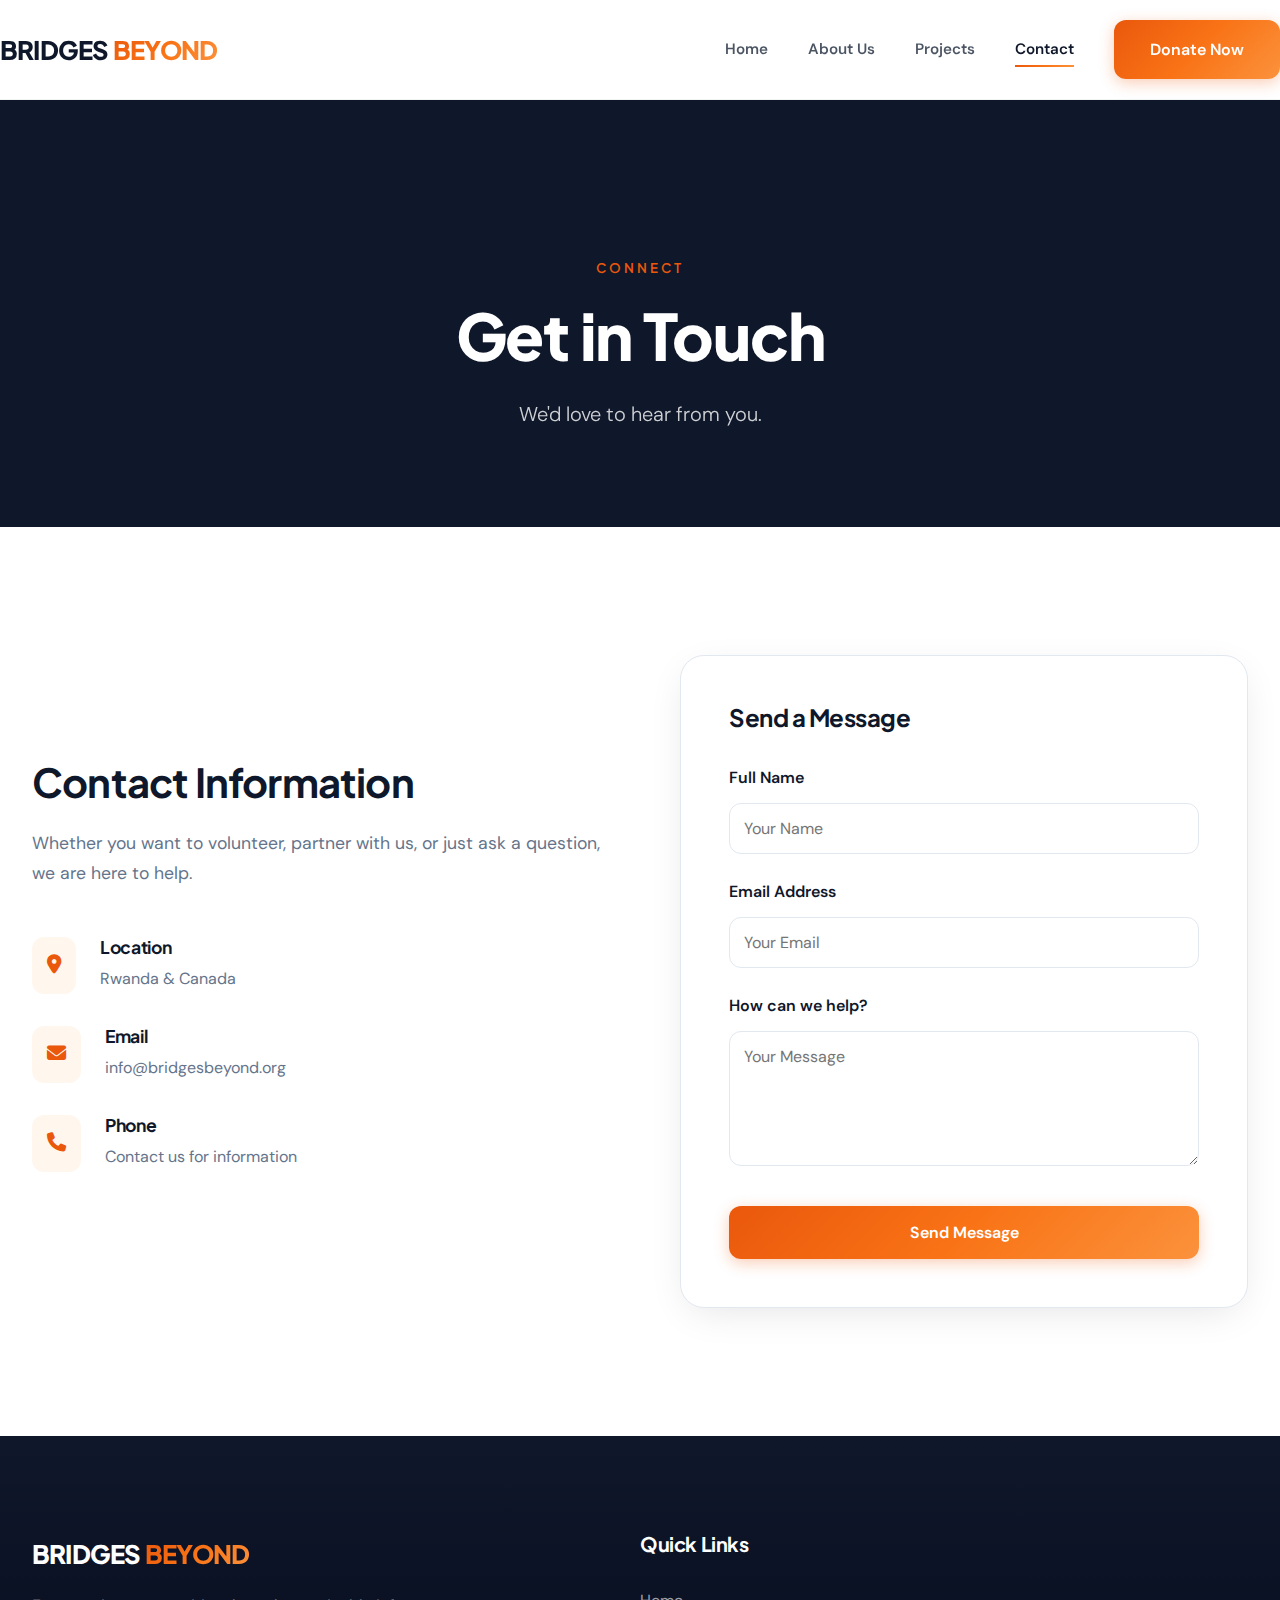
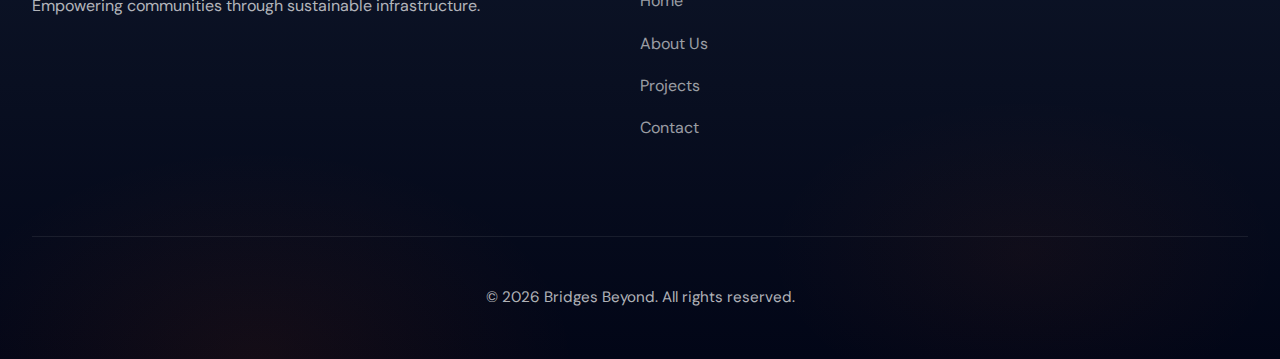
<file: contact.html>
<!DOCTYPE html>
<html lang="en">
<head>
    <meta charset="UTF-8">
    <meta name="viewport" content="width=device-width, initial-scale=1.0">
    <title>Contact Us | Bridges Beyond</title>
    
    <!-- Fonts -->
    <link rel="preconnect" href="https://fonts.googleapis.com">
    <link rel="preconnect" href="https://fonts.gstatic.com" crossorigin>
    <link href="https://fonts.googleapis.com/css2?family=DM+Sans:ital,wght@0,300;0,400;0,500;0,600;0,700&family=Plus+Jakarta+Sans:ital,wght@0,400;0,500;0,600;0,700;0,800;1,400&display=swap" rel="stylesheet">
    
    <!-- Icons -->
    <link rel="stylesheet" href="https://cdnjs.cloudflare.com/ajax/libs/font-awesome/6.4.0/css/all.min.css">
    
    <!-- Styles -->
    <link rel="stylesheet" href="style.css">
    <style>
        .page-header {
            background-color: var(--primary-color);
            color: white;
            padding: 6rem 0 3rem;
            text-align: center;
        }
    </style>
</head>
<body>

    <!-- Navigation -->
    <header class="header">
        <div class="container navbar">
            <a href="index.html" class="logo">BRIDGES <span>BEYOND</span></a>
            <button class="mobile-menu-btn"><i class="fas fa-bars"></i></button>
            <nav class="nav-links">
                <a href="index.html" class="nav-link">Home</a>
                <a href="about.html" class="nav-link">About Us</a>
                <a href="projects.html" class="nav-link">Projects</a>
                <a href="contact.html" class="nav-link active">Contact</a>
                <a href="donate.html" class="btn btn-primary">Donate Now</a>
            </nav>
        </div>
    </header>

    <!-- Page Header -->
    <section class="page-header" style="background: var(--primary-color); color: white; padding: 10rem 0 6rem; text-align: center;">
        <div class="container animate-on-scroll">
            <h5 class="text-accent" style="text-transform: uppercase; letter-spacing: 3px; margin-bottom: 1.5rem; font-weight: 600;">Connect</h5>
            <h1 style="font-size: clamp(2.5rem, 6vw, 4rem); margin-bottom: 1.5rem; color: white;">Get in Touch</h1>
            <p style="font-size: 1.25rem; opacity: 0.8; max-width: 700px; margin: 0 auto; font-weight: 300;">We'd love to hear from you.</p>
        </div>
    </section>

    <!-- Contact Form Section -->
    <section class="section">
        <div class="container">
            <div class="grid-split animate-on-scroll">
                
                <!-- Contact Info -->
                <div class="contact-info">
                    <h2 style="font-size: clamp(1.8rem, 4vw, 2.5rem); margin-bottom: 1.5rem;">Contact Information</h2>
                    <p class="text-light" style="margin-bottom: 3rem; font-size: 1.1rem;">
                        Whether you want to volunteer, partner with us, or just ask a question, we are here to help.
                    </p>

                    <div style="display: flex; gap: 1.5rem; margin-bottom: 2rem; align-items: flex-start;">
                        <div style="background: var(--accent-light); padding: 15px; border-radius: 12px;">
                            <i class="fas fa-map-marker-alt text-accent" style="font-size: 1.2rem;"></i>
                        </div>
                        <div>
                            <h5 style="margin-bottom: 0.5rem; font-size: 1.1rem; font-weight: 700;">Location</h5>
                            <p class="text-light">Rwanda & Canada</p>
                        </div>
                    </div>

                    <div style="display: flex; gap: 1.5rem; margin-bottom: 2rem; align-items: flex-start;">
                        <div style="background: var(--accent-light); padding: 15px; border-radius: 12px;">
                            <i class="fas fa-envelope text-accent" style="font-size: 1.2rem;"></i>
                        </div>
                        <div>
                            <h5 style="margin-bottom: 0.5rem; font-size: 1.1rem; font-weight: 700;">Email</h5>
                            <p class="text-light">info@bridgesbeyond.org</p>
                        </div>
                    </div>

                    <div style="display: flex; gap: 1.5rem; margin-bottom: 2rem; align-items: flex-start;">
                        <div style="background: var(--accent-light); padding: 15px; border-radius: 12px;">
                            <i class="fas fa-phone text-accent" style="font-size: 1.2rem;"></i>
                        </div>
                        <div>
                            <h5 style="margin-bottom: 0.5rem; font-size: 1.1rem; font-weight: 700;">Phone</h5>
                            <p class="text-light">Contact us for information</p>
                        </div>
                    </div>

                </div>

                <!-- Form -->
                <div class="contact-form-wrapper">
                    <div style="background: white; padding: 3rem; border-radius: var(--radius-lg); box-shadow: var(--shadow-premium); border: 1px solid var(--border-color);">
                        <h3 style="margin-bottom: 2rem; font-size: 1.5rem;">Send a Message</h3>
                        <form>
                            <div style="margin-bottom: 1.5rem;">
                                <label style="display: block; margin-bottom: 0.75rem; font-weight: 600; color: var(--primary-color);">Full Name</label>
                                <input type="text" style="width: 100%; padding: 14px; border: 1px solid var(--border-color); border-radius: var(--radius-md); font-family: inherit; font-size: 1rem;" placeholder="Your Name">
                            </div>
                            <div style="margin-bottom: 1.5rem;">
                                <label style="display: block; margin-bottom: 0.75rem; font-weight: 600; color: var(--primary-color);">Email Address</label>
                                <input type="email" style="width: 100%; padding: 14px; border: 1px solid var(--border-color); border-radius: var(--radius-md); font-family: inherit; font-size: 1rem;" placeholder="Your Email">
                            </div>
                            <div style="margin-bottom: 2rem;">
                                <label style="display: block; margin-bottom: 0.75rem; font-weight: 600; color: var(--primary-color);">How can we help?</label>
                                <textarea rows="5" style="width: 100%; padding: 14px; border: 1px solid var(--border-color); border-radius: var(--radius-md); font-family: inherit; font-size: 1rem;" placeholder="Your Message"></textarea>
                            </div>
                            <button type="button" class="btn btn-primary" style="width: 100%;" onclick="alert('Message Sent!')">Send Message</button>
                        </form>
                    </div>
                </div>

            </div>
        </div>
    </section>

            </div>
        </div>
    </section>

    <!-- Footer -->
    <footer class="footer">
        <div class="container">
            <div class="footer-content">
                <div class="footer-col">
                    <a href="#" class="logo" style="color: white; margin-bottom: 1rem; display: block;">BRIDGES <span>BEYOND</span></a>
                    <p>Empowering communities through sustainable infrastructure.</p>
                </div>
                <!-- ... Links ... -->
                 <div class="footer-col">
                    <h4>Quick Links</h4>
                    <ul class="footer-links">
                        <li><a href="index.html">Home</a></li>
                        <li><a href="about.html">About Us</a></li>
                        <li><a href="projects.html">Projects</a></li>
                        <li><a href="contact.html">Contact</a></li>
                    </ul>
                </div>
            </div>
            <div class="footer-bottom">
                <p>&copy; 2026 Bridges Beyond. All rights reserved.</p>
            </div>
        </div>
    </footer>

    <script src="script.js"></script>
</body>
</html>
</file>
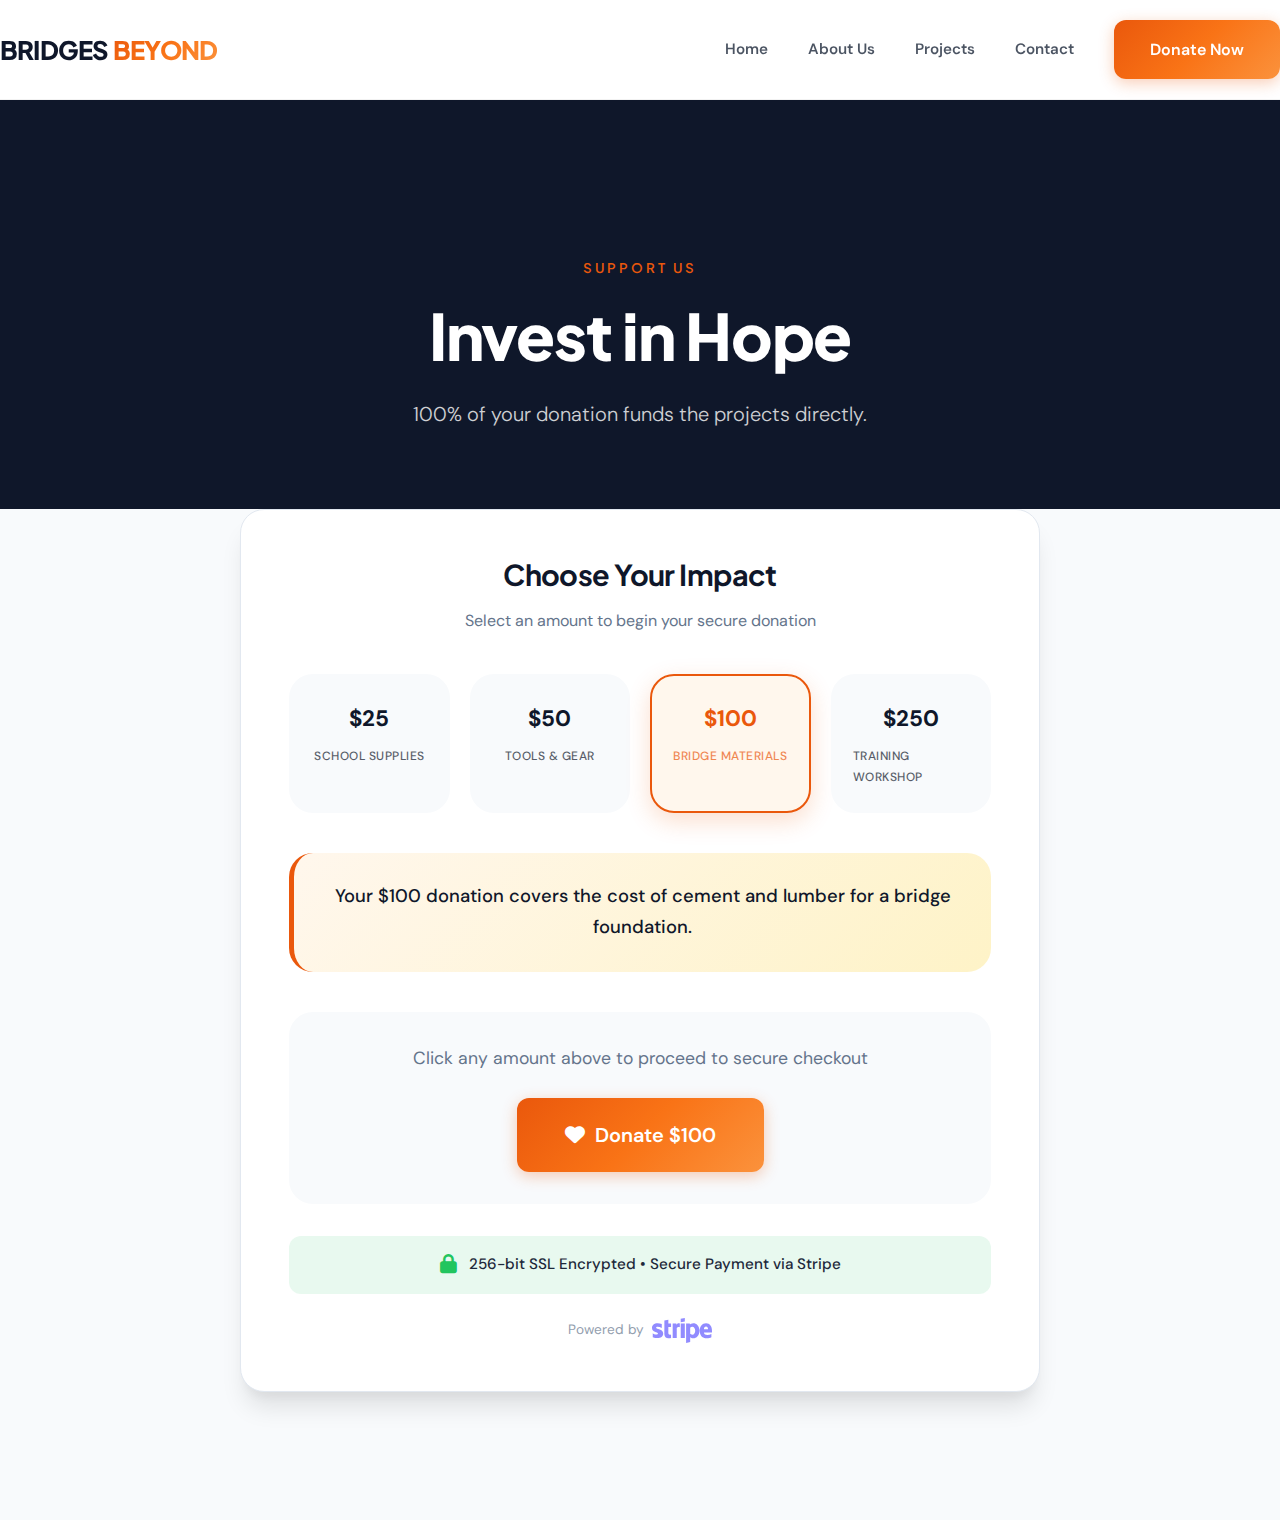
<file: donate.html>
<!DOCTYPE html>
<html lang="en">
<head>
    <meta charset="UTF-8">
    <meta name="viewport" content="width=device-width, initial-scale=1.0">
    <title>Donate | Bridges Beyond</title>
    
    <!-- Fonts -->
    <link rel="preconnect" href="https://fonts.googleapis.com">
    <link rel="preconnect" href="https://fonts.gstatic.com" crossorigin>
    <link href="https://fonts.googleapis.com/css2?family=DM+Sans:ital,wght@0,300;0,400;0,500;0,600;0,700&family=Plus+Jakarta+Sans:ital,wght@0,400;0,500;0,600;0,700;0,800;1,400&display=swap" rel="stylesheet">
    
    <!-- Icons -->
    <link rel="stylesheet" href="https://cdnjs.cloudflare.com/ajax/libs/font-awesome/6.4.0/css/all.min.css">
    
    <!-- Styles -->
    <link rel="stylesheet" href="style.css">
    <style>
        .page-header {
            background-color: var(--primary-color);
            color: white;
            padding: 6rem 0 3rem;
            text-align: center;
        }
        
        .donation-container {
            max-width: 800px;
            margin: -50px auto 0;
            background: white;
            border-radius: var(--radius-lg);
            box-shadow: var(--shadow-lg);
            padding: 3rem;
            position: relative;
            z-index: 10;
        }

        .amount-grid {
            display: grid;
            grid-template-columns: repeat(auto-fit, minmax(140px, 1fr));
            gap: 20px;
            margin-bottom: 2.5rem;
        }

        .amount-btn {
            background: var(--bg-light);
            border: 2px solid transparent;
            padding: 24px 20px;
            border-radius: var(--radius-lg);
            font-size: 1.4rem;
            font-weight: 700;
            cursor: pointer;
            transition: all 0.3s ease;
            color: var(--primary-color);
            font-family: var(--font-main);
            display: flex;
            flex-direction: column;
            align-items: center;
            gap: 8px;
            text-decoration: none;
        }

        .amount-btn:hover {
            background: var(--accent-light);
            border-color: var(--accent-color);
            transform: translateY(-4px);
            box-shadow: 0 10px 30px rgba(234, 88, 12, 0.15);
        }

        .amount-btn.selected {
            background: var(--accent-light);
            border-color: var(--accent-color);
            color: var(--accent-color);
            box-shadow: 0 8px 25px rgba(234, 88, 12, 0.2);
        }

        .amount-btn small {
            font-size: 0.75rem;
            font-weight: 500;
            opacity: 0.7;
            text-transform: uppercase;
            letter-spacing: 0.5px;
        }

        .impact-box {
            background: linear-gradient(135deg, var(--accent-light) 0%, #fef3c7 100%);
            padding: 28px;
            border-radius: var(--radius-lg);
            border-left: 5px solid var(--accent-color);
            margin-bottom: 2.5rem;
            text-align: center;
        }

        .impact-box p {
            font-size: 1.15rem;
            color: var(--primary-color);
            font-weight: 500;
            margin: 0;
        }

        .donate-cta {
            text-align: center;
            padding: 2rem;
            background: var(--bg-light);
            border-radius: var(--radius-lg);
            margin-top: 2rem;
        }

        .donate-cta p {
            margin-bottom: 1.5rem;
            color: var(--text-light);
            font-size: 1.1rem;
        }

        .security-badge {
            display: flex;
            align-items: center;
            justify-content: center;
            gap: 12px;
            margin-top: 2rem;
            padding: 1rem;
            background: rgba(34, 197, 94, 0.1);
            border-radius: var(--radius-md);
        }

        .security-badge i {
            color: #22c55e;
            font-size: 1.2rem;
        }

        .security-badge span {
            font-size: 0.95rem;
            color: var(--text-dark);
            font-weight: 500;
        }

        .stripe-badge {
            display: flex;
            align-items: center;
            justify-content: center;
            gap: 8px;
            margin-top: 1.5rem;
            opacity: 0.7;
        }

        .stripe-badge img {
            height: 24px;
        }

        .stripe-badge span {
            font-size: 0.85rem;
            color: var(--text-light);
        }
    </style>
</head>
<body>

    <!-- Navigation -->
    <header class="header">
        <div class="container navbar">
            <a href="index.html" class="logo">BRIDGES <span>BEYOND</span></a>
            <button class="mobile-menu-btn"><i class="fas fa-bars"></i></button>
            <nav class="nav-links">
                <a href="index.html" class="nav-link">Home</a>
                <a href="about.html" class="nav-link">About Us</a>
                <a href="projects.html" class="nav-link">Projects</a>
                <a href="contact.html" class="nav-link">Contact</a>
                <a href="donate.html" class="btn btn-primary">Donate Now</a>
            </nav>
        </div>
    </header>

    <!-- Page Header -->
    <section class="page-header" style="background: var(--primary-color); color: white; padding: 10rem 0 8rem; text-align: center;">
        <div class="container animate-on-scroll">
            <h5 class="text-accent" style="text-transform: uppercase; letter-spacing: 3px; margin-bottom: 1.5rem; font-weight: 600;">Support Us</h5>
            <h1 style="font-size: clamp(2.5rem, 6vw, 4rem); margin-bottom: 1.5rem; color: white;">Invest in Hope</h1>
            <p style="font-size: 1.25rem; opacity: 0.8; max-width: 700px; margin: 0 auto; font-weight: 300;">100% of your donation funds the projects directly.</p>
        </div>
    </section>

    <!-- Donation Section -->
    <section class="section" style="padding-top: 0; background-color: var(--bg-light); padding-bottom: 8rem;">
        <div class="container">
            <div class="donation-container animate-on-scroll">
                
                <h3 class="text-center" style="margin-bottom: 1rem; font-size: 1.8rem;">Choose Your Impact</h3>
                <p class="text-center text-light" style="margin-bottom: 2.5rem;">Select an amount to begin your secure donation</p>
                
                <div class="amount-grid">
                    <a href="https://buy.stripe.com/test_aFa9AS4UM0Cm3nr3lAdIA00" class="amount-btn" data-amount="25" data-impact="Your $25 donation provides school supplies for one student for a full year.">
                        $25
                        <small>School Supplies</small>
                    </a>
                    <a href="https://buy.stripe.com/test_3cI7sKevm70Kgad3lAdIA01" class="amount-btn" data-amount="50" data-impact="Your $50 donation buys essential tools and safety gear for our builders.">
                        $50
                        <small>Tools & Gear</small>
                    </a>
                    <a href="https://buy.stripe.com/test_3cI8wO9b2gBk2jn7BQdIA02" class="amount-btn selected" data-amount="100" data-impact="Your $100 donation covers the cost of cement and lumber for a bridge foundation.">
                        $100
                        <small>Bridge Materials</small>
                    </a>
                    <a href="https://buy.stripe.com/test_dRmeVcbjaetc4rv6xMdIA03" class="amount-btn" data-amount="250" data-impact="Your $250 donation sponsors a training workshop for local engineers.">
                        $250
                        <small>Training Workshop</small>
                    </a>
                </div>

                <div class="impact-box">
                    <p id="impact-desc">Your $100 donation covers the cost of cement and lumber for a bridge foundation.</p>
                </div>

                <div class="donate-cta">
                    <p>Click any amount above to proceed to secure checkout</p>
                    <a href="https://buy.stripe.com/test_3cI8wO9b2gBk2jn7BQdIA02" id="main-donate-btn" class="btn btn-primary" style="font-size: 1.25rem; padding: 20px 48px;">
                        <i class="fas fa-heart" style="margin-right: 10px;"></i> Donate $100
                    </a>
                </div>

                <div class="security-badge">
                    <i class="fas fa-lock"></i>
                    <span>256-bit SSL Encrypted • Secure Payment via Stripe</span>
                </div>

                <div class="stripe-badge">
                    <span>Powered by</span>
                    <svg width="60" height="25" viewBox="0 0 60 25" fill="none" xmlns="http://www.w3.org/2000/svg">
                        <path fill-rule="evenodd" clip-rule="evenodd" d="M60 12.8C60 8.56 57.96 5.2 54.04 5.2C50.1 5.2 47.72 8.56 47.72 12.76C47.72 17.68 50.56 20.36 54.68 20.36C56.7 20.36 58.22 19.88 59.38 19.2V15.92C58.22 16.52 56.88 16.88 55.22 16.88C53.58 16.88 52.12 16.32 51.94 14.4H59.96C59.96 14.16 60 13.28 60 12.8ZM51.88 11.36C51.88 9.52 52.98 8.6 54.02 8.6C55.04 8.6 56.08 9.52 56.08 11.36H51.88ZM41.32 5.2C39.66 5.2 38.58 5.96 37.98 6.48L37.78 5.44H34.1V24.88L38.18 24.04L38.2 19.24C38.82 19.68 39.72 20.36 41.3 20.36C44.52 20.36 47.44 17.88 47.44 12.6C47.42 7.76 44.46 5.2 41.32 5.2ZM40.36 16.72C39.26 16.72 38.6 16.32 38.2 15.84L38.18 9.72C38.62 9.2 39.3 8.8 40.36 8.8C42.04 8.8 43.22 10.56 43.22 12.76C43.22 15 42.06 16.72 40.36 16.72ZM28.72 4.24L32.82 3.38V0L28.72 0.84V4.24ZM28.72 5.44H32.82V20H28.72V5.44ZM24.54 6.64L24.3 5.44H20.68V20H24.76V10.04C25.7 8.84 27.3 9.08 27.82 9.28V5.44C27.28 5.22 25.48 4.86 24.54 6.64ZM16.36 1.68L12.38 2.5L12.36 16.28C12.36 18.56 14.06 20.36 16.36 20.36C17.62 20.36 18.54 20.14 19.06 19.88V16.44C18.56 16.64 16.34 17.3 16.34 15.02V9H19.06V5.44H16.34L16.36 1.68ZM4.14 9.72C4.14 9.08 4.68 8.8 5.58 8.8C6.86 8.8 8.48 9.2 9.76 9.92V6.08C8.36 5.52 6.98 5.28 5.58 5.28C2.24 5.28 0 7.04 0 9.92C0 14.36 5.96 13.64 5.96 15.56C5.96 16.32 5.28 16.6 4.32 16.6C2.92 16.6 1.14 16 0.76 15.18V19.16C2.3 19.8 3.86 20.08 5.42 20.08C8.84 20.08 11.2 18.38 11.2 15.46C11.18 10.64 4.14 11.5 4.14 9.72Z" fill="#635BFF"/>
                    </svg>
                </div>

            </div>
        </div>
    </section>

    <script src="script.js"></script>
    <script>
        // Handle amount selection
        const buttons = document.querySelectorAll('.amount-btn');
        const impactDesc = document.getElementById('impact-desc');
        const mainDonateBtn = document.getElementById('main-donate-btn');

        buttons.forEach(btn => {
            btn.addEventListener('click', (e) => {
                // Don't prevent default - we want the link to work
                buttons.forEach(b => b.classList.remove('selected'));
                btn.classList.add('selected');
            });

            btn.addEventListener('mouseenter', () => {
                const impact = btn.getAttribute('data-impact');
                const amount = btn.getAttribute('data-amount');
                const href = btn.getAttribute('href');
                
                if(impact) {
                    impactDesc.innerText = impact;
                }
                
                // Update the main donate button
                mainDonateBtn.innerHTML = `<i class="fas fa-heart" style="margin-right: 10px;"></i> Donate $${amount}`;
                mainDonateBtn.href = href;
            });
        });

        // Set initial state based on selected button
        const selectedBtn = document.querySelector('.amount-btn.selected');
        if (selectedBtn) {
            const amount = selectedBtn.getAttribute('data-amount');
            mainDonateBtn.innerHTML = `<i class="fas fa-heart" style="margin-right: 10px;"></i> Donate $${amount}`;
            mainDonateBtn.href = selectedBtn.getAttribute('href');
        }
    </script>
</body>
</html>
</file>
<file: style.css>
/* 
 * Bridges Beyond - Global Styles
 * Theme: Premium Non-Profit (Enhanced Edition)
 * Version: 2.0 - With distinctive aesthetics
 */

/* === Google Fonts Import === */
@import url('https://fonts.googleapis.com/css2?family=DM+Sans:ital,wght@0,300;0,400;0,500;0,600;0,700&family=Plus+Jakarta+Sans:ital,wght@0,400;0,500;0,600;0,700;0,800;1,400&display=swap');

:root {
    /* --- Colors --- */
    --primary-color: #0f172a; /* Deep slate navy */
    --primary-dark: #020617;
    --accent-color: #ea580c; /* Vibrant burnt orange */
    --accent-hover: #c2410c;
    --accent-light: #fff7ed;
    --accent-gradient: linear-gradient(135deg, #ea580c 0%, #f97316 50%, #fb923c 100%);
    --text-dark: #1e293b;
    --text-light: #64748b;
    --bg-light: #f8fafc;
    --bg-white: #ffffff;
    --border-color: #e2e8f0;
    
    /* --- New Accent Colors --- */
    --glow-color: rgba(234, 88, 12, 0.4);
    --glass-bg: rgba(255, 255, 255, 0.7);
    --glass-border: rgba(255, 255, 255, 0.3);
    
    /* --- Typography --- */
    --font-main: 'DM Sans', system-ui, -apple-system, sans-serif;
    --font-heading: 'Plus Jakarta Sans', system-ui, sans-serif;

    /* --- Spacing & Shadows --- */
    --section-padding: 8rem;
    --container-padding: 32px;
    --radius-sm: 8px;
    --radius-md: 12px;
    --radius-lg: 24px;
    --radius-xl: 32px;
    --shadow-sm: 0 1px 2px rgba(0,0,0,0.05);
    --shadow-md: 0 4px 6px -1px rgba(0,0,0,0.1), 0 2px 4px -1px rgba(0,0,0,0.06);
    --shadow-lg: 0 20px 25px -5px rgba(0,0,0,0.1), 0 10px 10px -5px rgba(0,0,0,0.04);
    --shadow-premium: 0 10px 40px -10px rgba(0,0,0,0.12);
    --shadow-glow: 0 0 40px var(--glow-color);
    --transition: 0.4s cubic-bezier(0.4, 0, 0.2, 1);
    --transition-bounce: 0.5s cubic-bezier(0.34, 1.56, 0.64, 1);
}

/* === Noise Texture Overlay === */
.noise-overlay::before {
    content: '';
    position: absolute;
    top: 0;
    left: 0;
    right: 0;
    bottom: 0;
    background-image: url("data:image/svg+xml,%3Csvg viewBox='0 0 400 400' xmlns='http://www.w3.org/2000/svg'%3E%3Cfilter id='noiseFilter'%3E%3CfeTurbulence type='fractalNoise' baseFrequency='0.8' numOctaves='4' stitchTiles='stitch'/%3E%3C/filter%3E%3Crect width='100%25' height='100%25' filter='url(%23noiseFilter)'/%3E%3C/svg%3E");
    opacity: 0.03;
    pointer-events: none;
    z-index: 1;
}

/* --- Reset & Base --- */
*, *::before, *::after {
    margin: 0;
    padding: 0;
    box-sizing: border-box;
}

html {
    scroll-behavior: smooth;
}

body {
    font-family: var(--font-main);
    color: var(--text-dark);
    line-height: 1.7;
    background-color: var(--bg-white);
    -webkit-font-smoothing: antialiased;
    -moz-osx-font-smoothing: grayscale;
    overflow-x: hidden;
}

h1, h2, h3, h4, h5, h6 {
    font-family: var(--font-heading);
    color: var(--primary-color);
    line-height: 1.15;
    font-weight: 700;
    letter-spacing: -0.02em;
}

h1 { font-weight: 800; }
h2 { font-weight: 700; }

a {
    text-decoration: none;
    transition: var(--transition);
}

ul {
    list-style: none;
}

img {
    max-width: 100%;
    display: block;
}

/* --- Utilities --- */
.container {
    max-width: 1280px;
    margin: 0 auto;
    padding: 0 var(--container-padding);
}

.section {
    padding: var(--section-padding) 0;
    position: relative;
}

.text-center { text-align: center; }
.text-primary { color: var(--primary-color); }
.text-accent { color: var(--accent-color); }
.text-light { color: var(--text-light); }

.bg-light { 
    background-color: var(--bg-light); 
    position: relative;
}

/* Decorative gradient mesh for bg-light sections */
.bg-light::before {
    content: '';
    position: absolute;
    top: 0;
    left: 0;
    right: 0;
    bottom: 0;
    background: 
        radial-gradient(ellipse 80% 50% at 20% 40%, rgba(234, 88, 12, 0.03) 0%, transparent 50%),
        radial-gradient(ellipse 60% 40% at 80% 60%, rgba(15, 23, 42, 0.02) 0%, transparent 50%);
    pointer-events: none;
}

.bg-primary { background-color: var(--primary-color); color: var(--bg-white); }

/* --- Buttons --- */
.btn {
    display: inline-flex;
    align-items: center;
    justify-content: center;
    padding: 16px 36px;
    border-radius: var(--radius-md);
    font-weight: 600;
    font-size: 1rem;
    font-family: var(--font-main);
    cursor: pointer;
    border: none;
    transition: var(--transition);
    box-shadow: var(--shadow-sm);
    white-space: nowrap;
    position: relative;
    overflow: hidden;
}

/* Button ripple effect */
.btn::after {
    content: '';
    position: absolute;
    top: 50%;
    left: 50%;
    width: 0;
    height: 0;
    background: rgba(255, 255, 255, 0.3);
    border-radius: 50%;
    transform: translate(-50%, -50%);
    transition: width 0.6s ease, height 0.6s ease;
}

.btn:active::after {
    width: 300px;
    height: 300px;
}

.btn-primary {
    background: var(--accent-gradient);
    color: var(--bg-white);
    box-shadow: 0 4px 15px rgba(234, 88, 12, 0.3);
}

.btn-primary:hover {
    transform: translateY(-3px);
    box-shadow: 0 12px 28px rgba(234, 88, 12, 0.4);
}

.btn-secondary {
    background: rgba(255, 255, 255, 0.1);
    backdrop-filter: blur(10px);
    -webkit-backdrop-filter: blur(10px);
    border: 1px solid rgba(255, 255, 255, 0.25);
    color: var(--bg-white);
}

.btn-secondary:hover {
    background: var(--bg-white);
    color: var(--primary-color);
    transform: translateY(-3px);
    box-shadow: var(--shadow-lg);
}

.btn-outline-dark {
    background: transparent;
    border: 2px solid var(--primary-color);
    color: var(--primary-color);
}

.btn-outline-dark:hover {
    background: var(--primary-color);
    color: var(--bg-white);
    transform: translateY(-2px);
}

/* --- Header & Nav --- */
.header {
    background: rgba(255, 255, 255, 0.85);
    backdrop-filter: blur(20px);
    -webkit-backdrop-filter: blur(20px);
    border-bottom: 1px solid rgba(0, 0, 0, 0.05);
    position: sticky;
    top: 0;
    z-index: 1000;
    transition: var(--transition);
}

.header.scrolled {
    background: rgba(255, 255, 255, 0.95);
    box-shadow: 0 4px 30px rgba(0, 0, 0, 0.05);
}

.navbar {
    display: flex;
    justify-content: space-between;
    align-items: center;
    padding: 1.25rem 0;
}

.logo {
    font-size: 1.6rem;
    font-family: var(--font-heading);
    font-weight: 800;
    color: var(--primary-color);
    letter-spacing: -0.03em;
}

.logo span {
    background: var(--accent-gradient);
    -webkit-background-clip: text;
    -webkit-text-fill-color: transparent;
    background-clip: text;
}

.nav-links {
    display: flex;
    gap: 40px;
    align-items: center;
}

.nav-link {
    font-weight: 600;
    color: var(--text-dark);
    font-size: 0.95rem;
    position: relative;
    opacity: 0.8;
}

.nav-link:hover {
    opacity: 1;
    color: var(--accent-color);
}

.nav-link::after {
    content: '';
    position: absolute;
    width: 0;
    height: 2px;
    bottom: -4px;
    left: 0;
    background: var(--accent-gradient);
    transition: width 0.3s ease;
}

.nav-link:hover::after,
.nav-link.active::after {
    width: 100%;
}

.nav-link.active {
    opacity: 1;
    color: var(--primary-color);
}

.mobile-menu-btn {
    display: none;
    font-size: 1.5rem;
    cursor: pointer;
    background: none;
    border: none;
    color: var(--primary-color);
    width: 48px;
    height: 48px;
    border-radius: var(--radius-md);
    transition: all 0.3s;
}

.mobile-menu-btn:hover {
    background: var(--bg-light);
}

/* --- Hero Section --- */
.hero {
    height: 95vh;
    min-height: 700px;
    background: 
        linear-gradient(135deg, rgba(15, 23, 42, 0.7) 0%, rgba(15, 23, 42, 0.85) 100%),
        url('https://images.unsplash.com/photo-1488521787991-ed7bbaae773c?ixlib=rb-1.2.1&auto=format&fit=crop&w=1920&q=80');
    background-size: cover;
    background-position: center;
    background-attachment: fixed;
    display: flex;
    align-items: center;
    justify-content: center;
    text-align: center;
    color: var(--bg-white);
    margin-top: -1px;
    position: relative;
    overflow: hidden;
}

/* Hero grain overlay */
.hero::before {
    content: '';
    position: absolute;
    top: 0;
    left: 0;
    right: 0;
    bottom: 0;
    background-image: url("data:image/svg+xml,%3Csvg viewBox='0 0 400 400' xmlns='http://www.w3.org/2000/svg'%3E%3Cfilter id='noiseFilter'%3E%3CfeTurbulence type='fractalNoise' baseFrequency='0.9' numOctaves='4' stitchTiles='stitch'/%3E%3C/filter%3E%3Crect width='100%25' height='100%25' filter='url(%23noiseFilter)'/%3E%3C/svg%3E");
    opacity: 0.04;
    pointer-events: none;
    z-index: 1;
}

/* Decorative floating shapes */
.hero::after {
    content: '';
    position: absolute;
    width: 600px;
    height: 600px;
    border-radius: 50%;
    background: radial-gradient(circle, rgba(234, 88, 12, 0.15) 0%, transparent 70%);
    top: -200px;
    right: -200px;
    pointer-events: none;
    animation: float 20s ease-in-out infinite;
}

@keyframes float {
    0%, 100% { transform: translate(0, 0) rotate(0deg); }
    33% { transform: translate(30px, -30px) rotate(5deg); }
    66% { transform: translate(-20px, 20px) rotate(-5deg); }
}

.hero-content {
    max-width: 950px;
    padding: 0 24px;
    position: relative;
    z-index: 2;
}

.hero h1 {
    font-size: clamp(2.8rem, 9vw, 5.5rem);
    margin-bottom: 2rem;
    color: var(--bg-white);
    line-height: 1;
    animation: revealUp 1s cubic-bezier(0.16, 1, 0.3, 1) forwards;
    opacity: 0;
    transform: translateY(40px);
}

.hero p {
    font-size: clamp(1.1rem, 3vw, 1.4rem);
    margin-bottom: 3rem;
    opacity: 0;
    font-weight: 400;
    max-width: 700px;
    margin-left: auto;
    margin-right: auto;
    line-height: 1.8;
    animation: revealUp 1s cubic-bezier(0.16, 1, 0.3, 1) 0.2s forwards;
    transform: translateY(40px);
}

.hero-buttons {
    display: flex;
    gap: 20px;
    justify-content: center;
    opacity: 0;
    animation: revealUp 1s cubic-bezier(0.16, 1, 0.3, 1) 0.4s forwards;
    transform: translateY(40px);
}

@keyframes revealUp {
    to {
        opacity: 1;
        transform: translateY(0);
    }
}

/* --- Mission Image Styling --- */
.mission-img-wrapper {
    position: relative;
    border-radius: var(--radius-xl);
    overflow: hidden;
    box-shadow: var(--shadow-premium);
}

.mission-img-wrapper::after {
    content: '';
    position: absolute;
    top: 0;
    left: 0;
    right: 0;
    bottom: 0;
    background: linear-gradient(180deg, transparent 60%, rgba(0,0,0,0.2) 100%);
}

.mission-img-wrapper img {
    transition: transform 0.8s cubic-bezier(0.16, 1, 0.3, 1);
}

.mission-img-wrapper:hover img {
    transform: scale(1.05);
}

/* --- Grid Systems --- */
.grid-3 {
    display: grid;
    grid-template-columns: repeat(auto-fit, minmax(min(100%, 350px), 1fr));
    gap: 40px;
}

.grid-split {
    display: grid;
    grid-template-columns: 1fr 1fr;
    gap: 80px;
    align-items: center;
}

.mission-text-content {
    padding-left: 3rem;
}

@media (max-width: 1024px) {
    .grid-split {
        grid-template-columns: 1fr;
        gap: 40px;
    }
    
    .mission-text-content {
        padding-left: 0;
    }
}

/* --- Cards with 3D Tilt Effect --- */
.card {
    background: var(--bg-white);
    border-radius: var(--radius-xl);
    overflow: hidden;
    box-shadow: var(--shadow-premium);
    border: 1px solid var(--border-color);
    transition: var(--transition-bounce);
    display: flex;
    flex-direction: column;
    transform-style: preserve-3d;
    perspective: 1000px;
}

.card:hover {
    transform: translateY(-12px) rotateX(2deg);
    box-shadow: 0 35px 60px -12px rgba(0,0,0,0.15);
    border-color: transparent;
}

/* Gradient border on hover */
.card::before {
    content: '';
    position: absolute;
    top: -2px;
    left: -2px;
    right: -2px;
    bottom: -2px;
    background: var(--accent-gradient);
    border-radius: inherit;
    z-index: -1;
    opacity: 0;
    transition: opacity 0.4s ease;
}

.card:hover::before {
    opacity: 1;
}

.card-img-container {
    height: 260px;
    width: 100%;
    overflow: hidden;
}

.card-img {
    height: 100%;
    width: 100%;
    object-fit: cover;
    transition: transform 0.8s cubic-bezier(0.16, 1, 0.3, 1);
}

.card:hover .card-img {
    transform: scale(1.1);
}

.card-body {
    padding: 32px;
    flex-grow: 1;
    display: flex;
    flex-direction: column;
    background: var(--bg-white);
}

.card-title {
    font-size: 1.5rem;
    margin-bottom: 1rem;
    color: var(--primary-color);
}

.card-text {
    color: var(--text-light);
    font-size: 1rem;
    margin-bottom: 2.5rem;
    flex-grow: 1;
    line-height: 1.7;
}

/* --- Progress Bars (Projects Page) --- */
.progress-bar {
    height: 10px;
    background: var(--bg-light);
    border-radius: 999px;
    overflow: hidden;
    position: relative;
}

.progress-fill {
    height: 100%;
    background: var(--accent-gradient);
    border-radius: 999px;
    position: relative;
    transition: width 1.5s cubic-bezier(0.16, 1, 0.3, 1);
}

.progress-fill::after {
    content: '';
    position: absolute;
    top: 0;
    left: 0;
    right: 0;
    bottom: 0;
    background: linear-gradient(90deg, transparent, rgba(255,255,255,0.4), transparent);
    animation: shimmer 2s infinite;
}

@keyframes shimmer {
    0% { transform: translateX(-100%); }
    100% { transform: translateX(100%); }
}

/* --- Stats Section --- */
.stats-grid {
    display: grid;
    grid-template-columns: repeat(auto-fit, minmax(280px, 1fr));
    gap: 40px;
    text-align: center;
}

.stat-card {
    background: var(--bg-white);
    padding: 3rem 2rem;
    border-radius: var(--radius-xl);
    box-shadow: var(--shadow-premium);
    border: 1px solid var(--border-color);
    position: relative;
    overflow: hidden;
}

.stat-card::before {
    content: '';
    position: absolute;
    top: 0;
    left: 0;
    right: 0;
    height: 4px;
    background: var(--accent-gradient);
}

.stat-number {
    font-size: 4rem;
    font-weight: 800;
    background: var(--accent-gradient);
    -webkit-background-clip: text;
    -webkit-text-fill-color: transparent;
    background-clip: text;
    margin-bottom: 0.5rem;
    display: block;
    font-family: var(--font-heading);
}

/* --- Footer --- */
.footer {
    background: linear-gradient(180deg, var(--primary-color) 0%, var(--primary-dark) 100%);
    color: rgba(255, 255, 255, 0.7);
    padding: 6rem 0 3rem;
    position: relative;
    overflow: hidden;
}

/* Footer decorative gradient */
.footer::before {
    content: '';
    position: absolute;
    top: 0;
    left: 0;
    right: 0;
    bottom: 0;
    background: 
        radial-gradient(ellipse 50% 80% at 20% 100%, rgba(234, 88, 12, 0.08) 0%, transparent 50%),
        radial-gradient(ellipse 40% 60% at 80% 80%, rgba(234, 88, 12, 0.05) 0%, transparent 50%);
    pointer-events: none;
}

.footer-content {
    display: grid;
    grid-template-columns: 2fr 1fr 1fr;
    gap: 80px;
    margin-bottom: 5rem;
    position: relative;
    z-index: 1;
}

.footer-col h4 {
    color: var(--bg-white);
    margin-bottom: 2rem;
    font-size: 1.25rem;
}

.footer-links li {
    margin-bottom: 15px;
}

.footer-links a {
    color: rgba(255, 255, 255, 0.6);
    transition: all 0.3s ease;
    display: inline-flex;
    align-items: center;
    gap: 8px;
}

.footer-links a:hover {
    color: var(--accent-color);
    transform: translateX(5px);
}

.footer-links i {
    margin-right: 10px;
    color: var(--accent-color);
}

.footer-bottom {
    border-top: 1px solid rgba(255,255,255,0.08);
    padding-top: 3rem;
    text-align: center;
    font-size: 0.95rem;
    position: relative;
    z-index: 1;
}

/* --- Animations --- */
@keyframes fadeInUp {
    from {
        opacity: 0;
        transform: translateY(40px);
    }
    to {
        opacity: 1;
        transform: translateY(0);
    }
}

.animate-on-scroll {
    opacity: 0;
    transform: translateY(40px);
    transition: all 0.8s cubic-bezier(0.16, 1, 0.3, 1);
}

.animate-on-scroll.visible {
    opacity: 1;
    transform: translateY(0);
}

/* Staggered animation for grid items */
.grid-3.animate-on-scroll.visible .card:nth-child(1) { transition-delay: 0s; }
.grid-3.animate-on-scroll.visible .card:nth-child(2) { transition-delay: 0.1s; }
.grid-3.animate-on-scroll.visible .card:nth-child(3) { transition-delay: 0.2s; }
.grid-3.animate-on-scroll.visible .card:nth-child(4) { transition-delay: 0.3s; }
.grid-3.animate-on-scroll.visible .card:nth-child(5) { transition-delay: 0.4s; }
.grid-3.animate-on-scroll.visible .card:nth-child(6) { transition-delay: 0.5s; }

.grid-3 .card {
    opacity: 0;
    transform: translateY(30px);
    transition: all 0.6s cubic-bezier(0.16, 1, 0.3, 1);
}

.grid-3.animate-on-scroll.visible .card {
    opacity: 1;
    transform: translateY(0);
}

/* --- Responsive Layout Adjustments --- */
@media (max-width: 1200px) {
    :root {
        --section-padding: 6rem;
    }
    
    .footer-content {
        gap: 40px;
    }
}

@media (max-width: 1024px) {
    .footer-content {
        grid-template-columns: 1fr 1fr;
    }
}

@media (max-width: 768px) {
    :root {
        --section-padding: 4rem;
        --container-padding: 24px;
    }

    .header {
        background: rgba(255, 255, 255, 0.95);
    }

    .nav-links {
        display: none;
        position: absolute;
        top: 100%;
        left: 0;
        width: 100%;
        background: var(--bg-white);
        flex-direction: column;
        padding: 40px 24px;
        box-shadow: 0 20px 40px rgba(0,0,0,0.1);
        gap: 24px;
        border-top: 1px solid var(--border-color);
        animation: slideDown 0.4s ease;
    }

    @keyframes slideDown {
        from { opacity: 0; transform: translateY(-10px); }
        to { opacity: 1; transform: translateY(0); }
    }

    .nav-links.active {
        display: flex;
    }

    .mobile-menu-btn {
        display: flex;
        align-items: center;
        justify-content: center;
    }

    .hero {
        background-attachment: scroll;
        min-height: 600px;
        height: auto;
        padding: 6rem 0;
    }

    .hero-buttons {
        flex-direction: column;
        width: 100%;
        max-width: 320px;
        margin: 0 auto;
    }

    .btn {
        width: 100%;
    }

    .footer-content {
        grid-template-columns: 1fr;
        gap: 40px;
    }
    
    .grid-3 {
        gap: 30px;
    }
}

/* --- Donation Page Specifics --- */
.donation-container {
    max-width: 800px;
    margin: -60px auto 0;
    background: var(--bg-white);
    border-radius: var(--radius-xl);
    box-shadow: 0 40px 100px -20px rgba(0,0,0,0.15);
    padding: 4rem;
    position: relative;
    z-index: 10;
    border: 1px solid var(--border-color);
}

.amount-grid {
    display: grid;
    grid-template-columns: repeat(auto-fit, minmax(120px, 1fr));
    gap: 20px;
    margin-bottom: 3rem;
}

.amount-btn {
    background: var(--bg-light);
    border: 2px solid transparent;
    padding: 20px;
    border-radius: var(--radius-md);
    font-size: 1.25rem;
    font-weight: 700;
    cursor: pointer;
    transition: all 0.3s ease;
    color: var(--primary-color);
    font-family: var(--font-main);
}

.amount-btn:hover {
    background: var(--accent-light);
    border-color: var(--accent-color);
    transform: translateY(-2px);
}

.amount-btn.selected {
    background: var(--accent-light);
    border-color: var(--accent-color);
    color: var(--accent-color);
    box-shadow: 0 4px 15px rgba(234, 88, 12, 0.2);
}

.impact-box {
    background: linear-gradient(135deg, var(--accent-light) 0%, #fef3c7 100%);
    padding: 28px;
    border-radius: var(--radius-lg);
    border-left: 5px solid var(--accent-color);
    margin-bottom: 3rem;
    text-align: center;
}

.impact-box p {
    font-size: 1.15rem;
    color: var(--primary-color);
    font-weight: 500;
}

@media (max-width: 768px) {
    .donation-container {
        padding: 2.5rem 1.5rem;
        margin-top: -40px;
    }
    
    .amount-grid {
        grid-template-columns: repeat(2, 1fr);
        gap: 12px;
    }
    
    .amount-btn {
        padding: 15px;
        font-size: 1.1rem;
    }
}

@media (max-width: 480px) {
    :root {
        --section-padding: 3.5rem;
    }
    
    .logo {
        font-size: 1.35rem;
    }

    .hero h1 {
        font-size: 2.5rem;
    }

    .card-body {
        padding: 24px;
    }
    
    .stat-number {
        font-size: 2.5rem;
    }
    
    .donation-container {
        padding: 2rem 1rem;
    }
    
    .amount-grid {
        gap: 8px;
    }
}

/* === Back to Top Button === */
.back-to-top {
    position: fixed;
    bottom: 30px;
    right: 30px;
    width: 50px;
    height: 50px;
    background: var(--accent-gradient);
    color: white;
    border: none;
    border-radius: 50%;
    cursor: pointer;
    display: flex;
    align-items: center;
    justify-content: center;
    font-size: 1.2rem;
    box-shadow: var(--shadow-lg);
    opacity: 0;
    visibility: hidden;
    transform: translateY(20px);
    transition: all 0.4s ease;
    z-index: 999;
}

.back-to-top.visible {
    opacity: 1;
    visibility: visible;
    transform: translateY(0);
}

.back-to-top:hover {
    transform: translateY(-5px);
    box-shadow: 0 12px 30px rgba(234, 88, 12, 0.4);
}

/* === Custom Selection === */
::selection {
    background: var(--accent-color);
    color: white;
}

/* === Focus States for Accessibility === */
a:focus-visible,
button:focus-visible {
    outline: 2px solid var(--accent-color);
    outline-offset: 2px;
}
</file>
